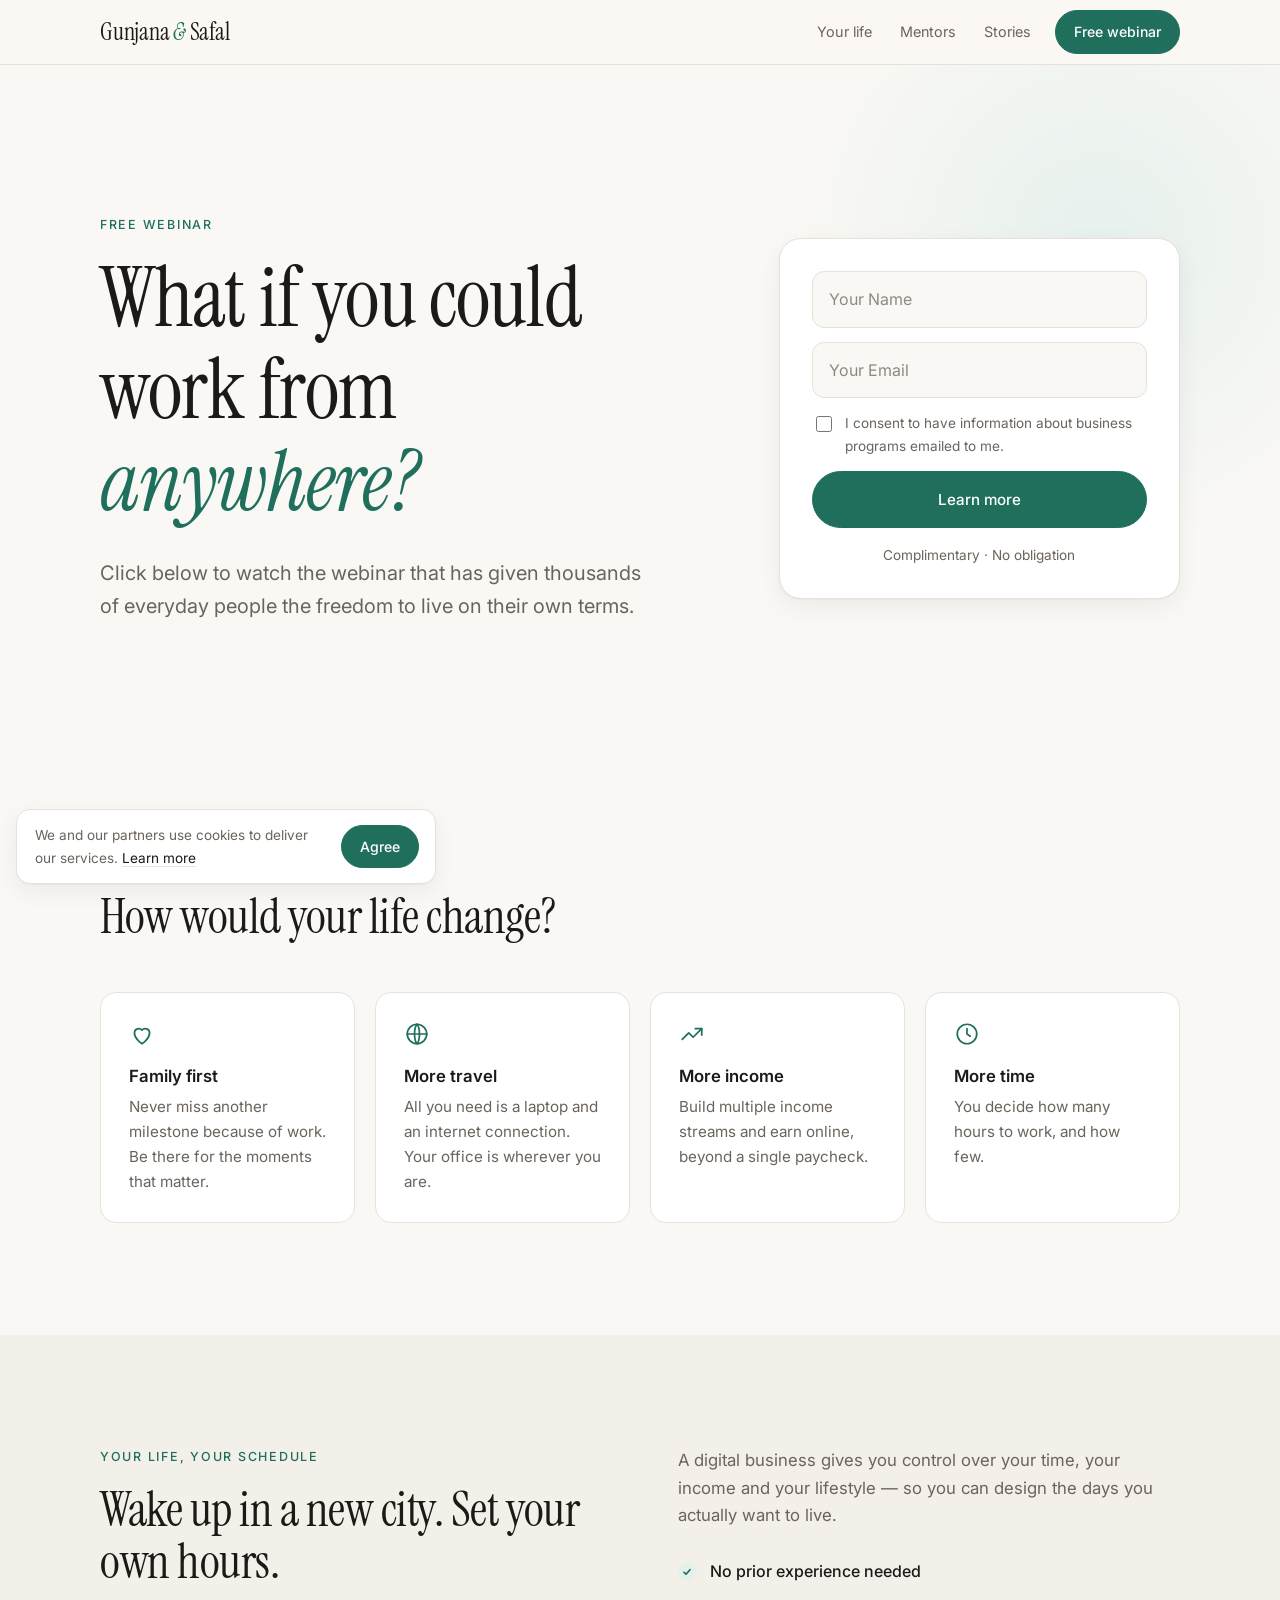
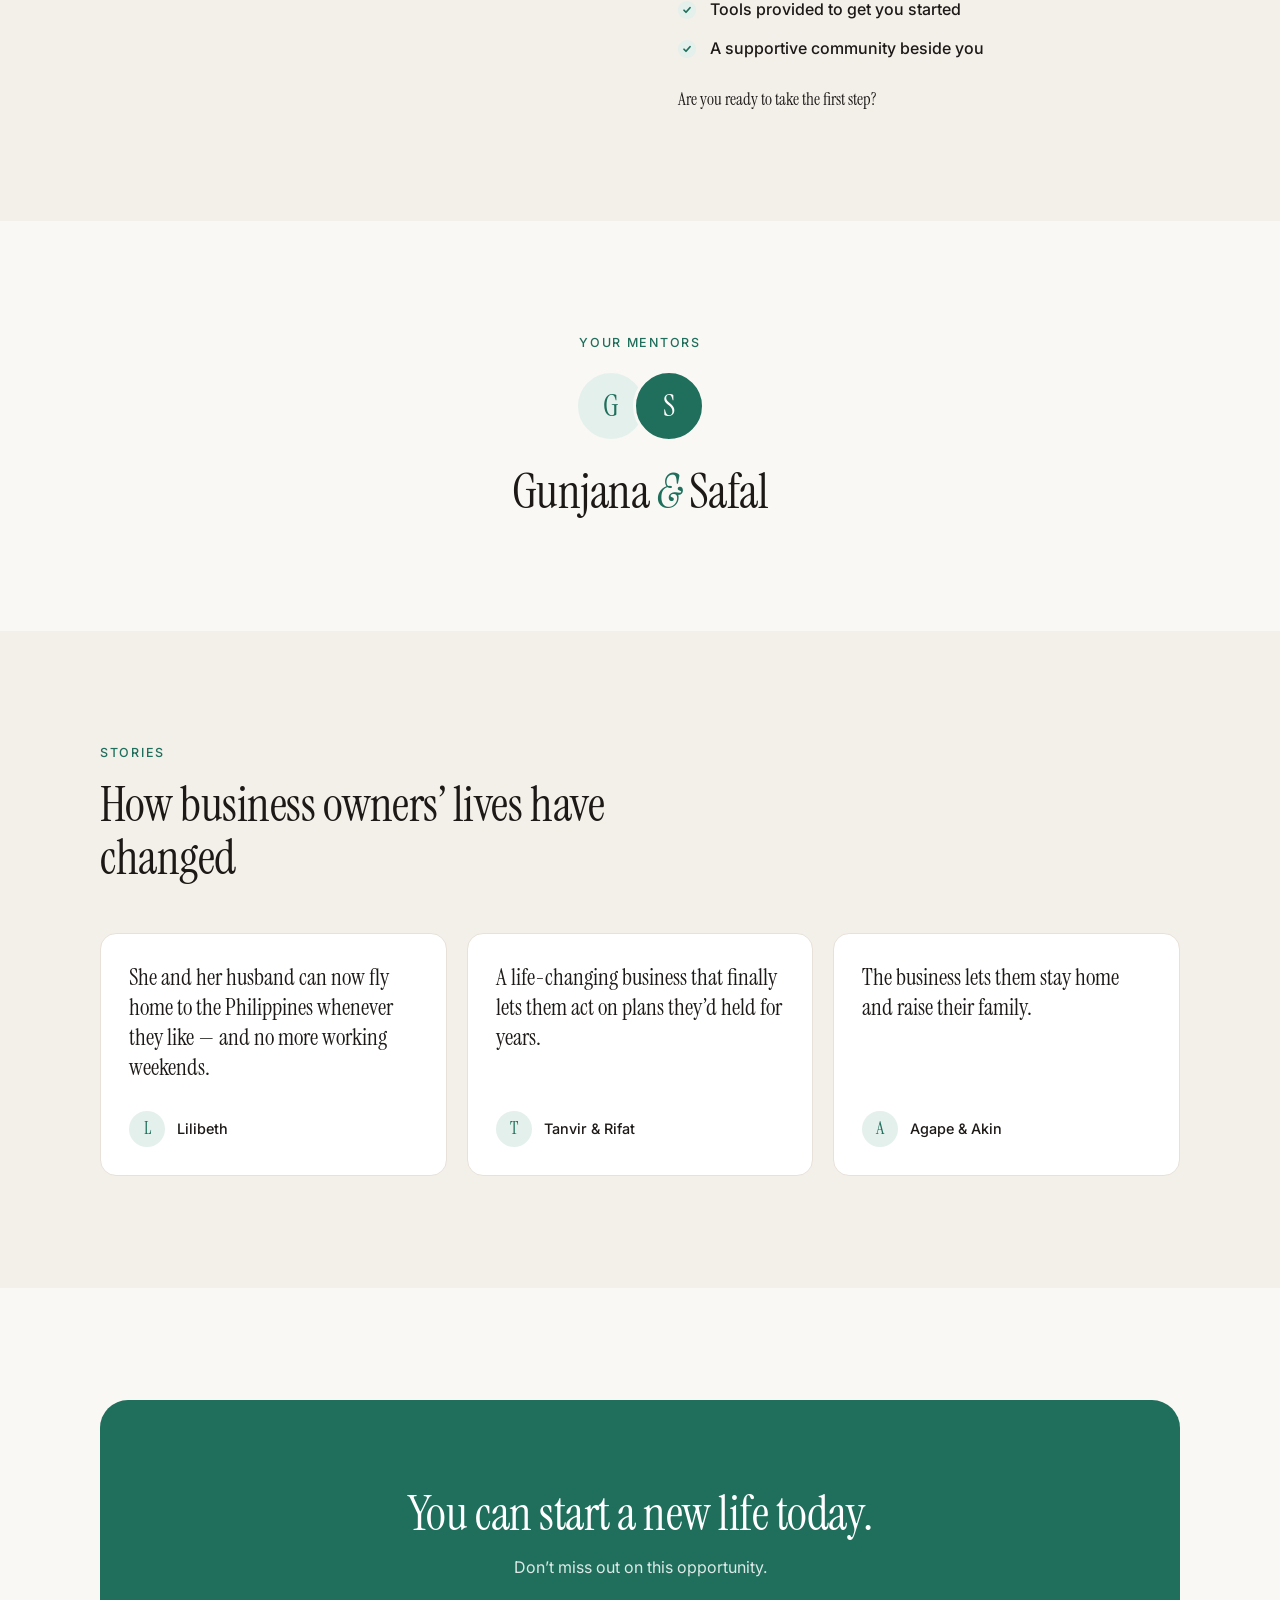
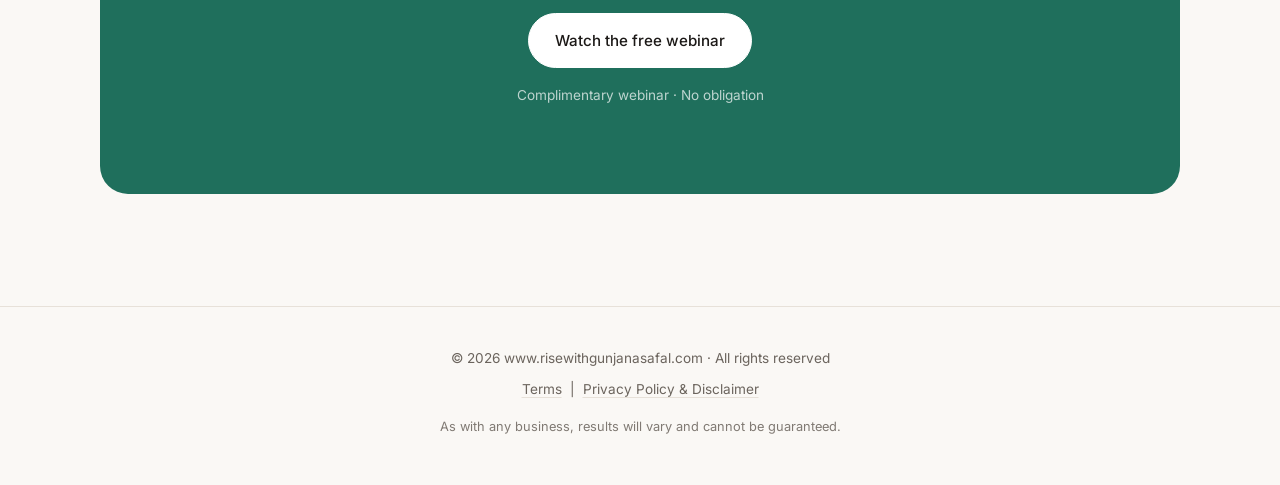
<file: safal_websites/index.html>
<!doctype html>
<html lang="en">
<head>
  <meta charset="utf-8">
  <meta name="viewport" content="width=device-width, initial-scale=1">
  <title>Rise with Gunjana &amp; Safal</title>
  <meta name="description" content="Watch the free webinar and learn how to build a digital business that lets you work from anywhere.">
  <meta name="theme-color" content="#faf8f5">
  <link rel="icon" href="data:image/svg+xml,%3Csvg xmlns='http://www.w3.org/2000/svg' viewBox='0 0 32 32'%3E%3Crect width='32' height='32' rx='8' fill='%231f6f5c'/%3E%3Cpath d='M9 21l7-11 7 11' fill='none' stroke='white' stroke-width='2.5' stroke-linecap='round' stroke-linejoin='round'/%3E%3C/svg%3E">
  <link rel="preconnect" href="https://fonts.googleapis.com">
  <link rel="preconnect" href="https://fonts.gstatic.com" crossorigin>
  <link href="https://fonts.googleapis.com/css2?family=Inter:wght@400;500;600&family=Instrument+Serif:ital@0;1&display=swap" rel="stylesheet">
  <link rel="stylesheet" href="styles.css">
  <script>document.documentElement.classList.add('js');</script>
</head>
<body>

  <header class="site-header">
    <div class="container header-inner">
      <a class="brand" href="#top" aria-label="Gunjana and Safal — home">Gunjana <span>&amp;</span> Safal</a>
      <nav class="nav" aria-label="Main">
        <a href="#change">Your life</a>
        <a href="#mentors">Mentors</a>
        <a href="#stories">Stories</a>
      </nav>
      <a class="btn btn-sm" href="#join">Free webinar</a>
    </div>
  </header>

  <main id="top">

    <!-- Hero -->
    <section class="hero">
      <div class="container hero-inner">
        <div class="hero-copy">
          <p class="eyebrow reveal">Free webinar</p>
          <h1 class="reveal">What if you could work from <em>anywhere?</em></h1>
          <p class="lead reveal">Click below to watch the webinar that has given thousands of everyday people the freedom to live on their own terms.</p>
        </div>

        <div class="signup-card reveal" id="join">
          <div id="signup-form-wrap">
            <form id="signup-form" novalidate>
              <label class="field">
                <span class="sr-only">Your name</span>
                <input type="text" name="name" autocomplete="name" required placeholder="Your Name">
                <small class="error" data-for="name"></small>
              </label>
              <label class="field">
                <span class="sr-only">Your email</span>
                <input type="email" name="email" autocomplete="email" required placeholder="Your Email">
                <small class="error" data-for="email"></small>
              </label>
              <label class="consent">
                <input type="checkbox" name="consent" required>
                <span>I consent to have information about business programs emailed to me.</span>
              </label>
              <small class="error" data-for="consent"></small>
              <button class="btn btn-block" type="submit">Learn more</button>
              <p class="fineprint">Complimentary &middot; No obligation</p>
            </form>
          </div>

          <div id="signup-done" role="status" hidden>
            <svg class="icon big" viewBox="0 0 24 24" aria-hidden="true"><circle cx="12" cy="12" r="9"/><path d="M8 12.5l3 3 5-6"/></svg>
            <h2>You&rsquo;re in!</h2>
            <p class="muted">Thanks, <span id="done-name"></span>. Check your inbox for the webinar details.</p>
          </div>
        </div>
      </div>
    </section>

    <!-- How would your life change -->
    <section class="section" id="change">
      <div class="container">
        <header class="section-head reveal">
          <p class="eyebrow">The possibility</p>
          <h2>How would your life change?</h2>
        </header>

        <div class="grid grid-4">
          <article class="card reveal">
            <svg class="icon" viewBox="0 0 24 24" aria-hidden="true"><path d="M12 21s-7-4.4-7-10a4 4 0 0 1 7-2.6A4 4 0 0 1 19 11c0 5.6-7 10-7 10z"/></svg>
            <h3>Family first</h3>
            <p>Never miss another milestone because of work. Be there for the moments that matter.</p>
          </article>
          <article class="card reveal">
            <svg class="icon" viewBox="0 0 24 24" aria-hidden="true"><circle cx="12" cy="12" r="9"/><path d="M3 12h18M12 3c3 3.2 3 14.8 0 18M12 3c-3 3.2-3 14.8 0 18"/></svg>
            <h3>More travel</h3>
            <p>All you need is a laptop and an internet connection. Your office is wherever you are.</p>
          </article>
          <article class="card reveal">
            <svg class="icon" viewBox="0 0 24 24" aria-hidden="true"><path d="M3 17l6-6 4 4 8-8"/><path d="M15 7h6v6"/></svg>
            <h3>More income</h3>
            <p>Build multiple income streams and earn online, beyond a single paycheck.</p>
          </article>
          <article class="card reveal">
            <svg class="icon" viewBox="0 0 24 24" aria-hidden="true"><circle cx="12" cy="12" r="9"/><path d="M12 7v5l3 2"/></svg>
            <h3>More time</h3>
            <p>You decide how many hours to work, and how few.</p>
          </article>
        </div>
      </div>
    </section>

    <!-- Pitch -->
    <section class="section section-alt">
      <div class="container split">
        <div class="reveal">
          <p class="eyebrow">Your life, your schedule</p>
          <h2>Wake up in a new city. Set your own hours.</h2>
        </div>
        <div class="prose reveal">
          <p>A digital business gives you control over your time, your income and your lifestyle &mdash; so you can design the days you actually want to live.</p>
          <ul class="checks">
            <li>No prior experience needed</li>
            <li>Tools provided to get you started</li>
            <li>A supportive community beside you</li>
          </ul>
          <p class="pull">Are you ready to take the first step?</p>
        </div>
      </div>
    </section>

    <!-- Mentors -->
    <section class="section" id="mentors">
      <div class="container center">
        <p class="eyebrow reveal">Your mentors</p>
        <div class="avatars reveal" aria-hidden="true">
          <span class="avatar">G</span><span class="avatar">S</span>
        </div>
        <h2 class="reveal">Gunjana <span class="amp">&amp;</span> Safal</h2>
      </div>
    </section>

    <!-- Stories -->
    <section class="section section-alt" id="stories">
      <div class="container">
        <header class="section-head reveal">
          <p class="eyebrow">Stories</p>
          <h2>How business owners&rsquo; lives have changed</h2>
        </header>

        <div class="grid grid-3">
          <figure class="card story reveal">
            <blockquote>She and her husband can now fly home to the Philippines whenever they like &mdash; and no more working weekends.</blockquote>
            <figcaption><span class="avatar sm">L</span> Lilibeth</figcaption>
          </figure>
          <figure class="card story reveal">
            <blockquote>A life-changing business that finally lets them act on plans they&rsquo;d held for years.</blockquote>
            <figcaption><span class="avatar sm">T</span> Tanvir &amp; Rifat</figcaption>
          </figure>
          <figure class="card story reveal">
            <blockquote>The business lets them stay home and raise their family.</blockquote>
            <figcaption><span class="avatar sm">A</span> Agape &amp; Akin</figcaption>
          </figure>
        </div>
      </div>
    </section>

    <!-- Final CTA -->
    <section class="section">
      <div class="container">
        <div class="cta reveal">
          <h2>You can start a new life today.</h2>
          <p>Don&rsquo;t miss out on this opportunity.</p>
          <a class="btn btn-light" href="#join">Watch the free webinar</a>
          <p class="fineprint">Complimentary webinar &middot; No obligation</p>
        </div>
      </div>
    </section>
  </main>

  <footer class="site-footer">
    <div class="container footer-inner">
      <p>&copy; <span id="year">2025</span> www.risewithgunjanasafal.com &middot; All rights reserved</p>
      <p><a href="https://www.risewithgunjanasafal.com/privacypolicy" target="_blank" rel="noopener">Terms</a> &nbsp;|&nbsp; <a href="https://www.risewithgunjanasafal.com/privacypolicy" target="_blank" rel="noopener">Privacy Policy &amp; Disclaimer</a></p>
      <p class="disclaimer">As with any business, results will vary and cannot be guaranteed.</p>
    </div>
  </footer>

  <!-- Cookie notice -->
  <aside class="cookie" id="cookie" role="region" aria-label="Cookie notice" hidden>
    <p>We and our partners use cookies to deliver our services. <a href="https://www.risewithgunjanasafal.com/privacypolicy" target="_blank" rel="noopener">Learn more</a></p>
    <button class="btn btn-sm" type="button" id="cookie-agree">Agree</button>
  </aside>

  <script src="script.js"></script>
</body>
</html>
</file>
<file: safal_websites/styles.css>
/* ---------- Tokens ---------- */
:root {
  --bg: #faf8f5;
  --bg-alt: #f3efe9;
  --surface: #ffffff;
  --ink: #1c1917;
  --muted: #6b645d;
  --line: #e7e1d9;
  --accent: #1f6f5c;
  --accent-ink: #ffffff;
  --accent-soft: #e4f0ec;
  --shadow: 0 1px 2px rgba(28, 25, 23, .04), 0 8px 24px rgba(28, 25, 23, .06);
  --radius: 16px;
  --serif: "Instrument Serif", Georgia, "Times New Roman", serif;
  --sans: "Inter", system-ui, -apple-system, "Segoe UI", Roboto, sans-serif;
}

@media (prefers-color-scheme: dark) {
  :root:not([data-theme="light"]) {
    --bg: #12110f;
    --bg-alt: #181613;
    --surface: #1d1b18;
    --ink: #f3efe9;
    --muted: #a39b92;
    --line: #2d2a26;
    --accent: #5fc2a8;
    --accent-ink: #0d1a16;
    --accent-soft: #1a2a25;
    --shadow: 0 1px 2px rgba(0, 0, 0, .3), 0 8px 24px rgba(0, 0, 0, .35);
  }
}

/* ---------- Base ---------- */
*, *::before, *::after { box-sizing: border-box; }
html { scroll-behavior: smooth; scroll-padding-top: 80px; -webkit-text-size-adjust: 100%; }
body {
  margin: 0;
  background: var(--bg);
  color: var(--ink);
  font-family: var(--sans);
  font-size: 1rem;
  line-height: 1.65;
  -webkit-font-smoothing: antialiased;
}
img, svg { display: block; max-width: 100%; }
a { color: inherit; text-decoration-color: var(--line); text-underline-offset: 3px; }
a:hover { text-decoration-color: currentColor; }
button { font: inherit; cursor: pointer; }
:focus-visible { outline: 2px solid var(--accent); outline-offset: 3px; border-radius: 6px; }

h1, h2, h3 { margin: 0; font-weight: 400; line-height: 1.1; letter-spacing: -.01em; }
h1, h2 { font-family: var(--serif); }
h1 { font-size: clamp(2.75rem, 8vw, 5.25rem); }
h1 em, h2 .amp { font-style: italic; color: var(--accent); }
h2 { font-size: clamp(2rem, 4.5vw, 3rem); }
h3 { font-family: var(--sans); font-size: 1.05rem; font-weight: 600; letter-spacing: 0; }
p { margin: 0; }

.container { width: min(1080px, 100% - 48px); margin-inline: auto; }
.center { text-align: center; }
.muted { color: var(--muted); }

.eyebrow {
  font-size: .78rem;
  font-weight: 500;
  letter-spacing: .14em;
  text-transform: uppercase;
  color: var(--accent);
  margin-bottom: 16px;
}
.fineprint { font-size: .85rem; color: var(--muted); }

/* ---------- Buttons ---------- */
.btn {
  display: inline-flex; align-items: center; justify-content: center;
  padding: 14px 26px;
  border: 1px solid var(--accent);
  border-radius: 999px;
  background: var(--accent);
  color: var(--accent-ink);
  font-weight: 500;
  font-size: .95rem;
  text-decoration: none;
  transition: transform .2s ease, box-shadow .2s ease, background .2s ease;
}
.btn:hover { transform: translateY(-1px); box-shadow: 0 6px 18px rgba(31, 111, 92, .25); }
.btn:active { transform: translateY(0); }
.btn-sm { padding: 9px 18px; font-size: .88rem; }
.btn-block { width: 100%; }
.btn-ghost { background: transparent; color: var(--ink); border-color: var(--line); }
.btn-ghost:hover { border-color: var(--ink); box-shadow: none; }
.btn-light { background: var(--surface); color: var(--ink); border-color: var(--surface); }

/* ---------- Header ---------- */
.site-header {
  position: sticky; top: 0; z-index: 20;
  background: color-mix(in srgb, var(--bg) 82%, transparent);
  backdrop-filter: saturate(1.4) blur(12px);
  -webkit-backdrop-filter: saturate(1.4) blur(12px);
  border-bottom: 1px solid var(--line);
}
.header-inner { display: flex; align-items: center; justify-content: space-between; height: 64px; gap: 16px; }
.brand { font-family: var(--serif); font-size: 1.5rem; text-decoration: none; letter-spacing: -.01em; }
.brand span { font-style: italic; color: var(--accent); }
.nav { display: flex; gap: 28px; margin-left: auto; margin-right: 8px; }
.nav a { font-size: .9rem; color: var(--muted); text-decoration: none; transition: color .2s; }
.nav a:hover { color: var(--ink); }

/* ---------- Hero ---------- */
.hero { position: relative; overflow: hidden; padding: clamp(72px, 14vw, 150px) 0 clamp(64px, 11vw, 120px); }
.hero::before {
  content: ""; position: absolute; inset: -20% -10% auto auto; width: 620px; height: 620px;
  background: radial-gradient(closest-side, var(--accent-soft), transparent);
  opacity: .9; pointer-events: none; z-index: 0;
}
.hero-inner {
  position: relative; z-index: 1;
  display: grid; grid-template-columns: 1.2fr .8fr; gap: clamp(32px, 6vw, 80px); align-items: center;
}
.lead { margin-top: 28px; max-width: 560px; font-size: clamp(1.05rem, 2vw, 1.25rem); color: var(--muted); }

/* Sign-up card (hero form) */
.signup-card {
  background: var(--surface);
  border: 1px solid var(--line);
  border-radius: 22px;
  padding: 32px;
  box-shadow: var(--shadow);
  scroll-margin-top: 96px;
}
#signup-form { display: grid; gap: 14px; }
#signup-form .fineprint { text-align: center; margin-top: 2px; }
#signup-done { text-align: center; padding: 16px 0; }
#signup-done h2 { font-size: 2rem; margin-bottom: 8px; }

.field { display: grid; gap: 6px; }
.field input {
  width: 100%; padding: 14px 16px; font: inherit; color: inherit;
  background: var(--bg); border: 1px solid var(--line); border-radius: 12px;
  transition: border-color .2s, box-shadow .2s;
}
.field input::placeholder { color: var(--muted); opacity: .75; }
.field input:focus { outline: none; border-color: var(--accent); box-shadow: 0 0 0 3px var(--accent-soft); }
.field input[aria-invalid="true"] { border-color: #c0392b; }
.consent { display: flex; gap: 10px; align-items: flex-start; font-size: .85rem; color: var(--muted); cursor: pointer; }
.consent input { margin-top: 4px; width: 16px; height: 16px; accent-color: var(--accent); flex: none; }
.error { color: #c0392b; font-size: .8rem; }
.error:empty { display: none; }
.btn-block { padding-block: 15px; }
.sr-only { position: absolute; width: 1px; height: 1px; overflow: hidden; clip: rect(0 0 0 0); white-space: nowrap; }

/* ---------- Sections ---------- */
.section { padding: clamp(64px, 10vw, 112px) 0; }
.section-alt { background: var(--bg-alt); }
.section-head { max-width: 640px; margin-bottom: 48px; }

.grid { display: grid; gap: 20px; }
.grid-4 { grid-template-columns: repeat(4, 1fr); }
.grid-3 { grid-template-columns: repeat(3, 1fr); }

.card {
  margin: 0;
  background: var(--surface);
  border: 1px solid var(--line);
  border-radius: var(--radius);
  padding: 28px;
  transition: transform .25s ease, box-shadow .25s ease, border-color .25s ease;
}
.card:hover { transform: translateY(-3px); box-shadow: var(--shadow); }
.card p { color: var(--muted); font-size: .95rem; margin-top: 8px; }

.icon {
  width: 26px; height: 26px; margin-bottom: 20px;
  fill: none; stroke: var(--accent); stroke-width: 1.6; stroke-linecap: round; stroke-linejoin: round;
}
.icon.big { width: 44px; height: 44px; margin: 0 auto 16px; }

/* ---------- Pitch ---------- */
.split { display: grid; grid-template-columns: 1fr 1fr; gap: clamp(32px, 6vw, 88px); align-items: start; }
.prose p { color: var(--muted); font-size: 1.05rem; }
.checks { list-style: none; margin: 28px 0; padding: 0; display: grid; gap: 12px; }
.checks li { position: relative; padding-left: 32px; font-weight: 500; }
.checks li::before {
  content: ""; position: absolute; left: 0; top: .3em; width: 18px; height: 18px; border-radius: 50%;
  background: var(--accent-soft)
    url("data:image/svg+xml,%3Csvg xmlns='http://www.w3.org/2000/svg' viewBox='0 0 24 24' fill='none' stroke='%231f6f5c' stroke-width='3.5' stroke-linecap='round' stroke-linejoin='round'%3E%3Cpath d='M6 12.5l4 4 8-9'/%3E%3C/svg%3E")
    center / 12px no-repeat;
}
.pull { font-family: var(--serif); font-size: 1.75rem; line-height: 1.2; color: var(--ink) !important; margin-top: 8px; }

/* ---------- Mentors ---------- */
.avatars { display: flex; justify-content: center; margin-bottom: 24px; }
.avatar {
  display: inline-grid; place-items: center;
  width: 72px; height: 72px; border-radius: 50%;
  background: var(--accent-soft); color: var(--accent);
  font-family: var(--serif); font-size: 1.9rem;
  border: 3px solid var(--bg);
}
.avatars .avatar + .avatar { margin-left: -14px; background: var(--accent); color: var(--accent-ink); }
.avatar.sm { width: 36px; height: 36px; font-size: 1.1rem; border: 0; flex: none; }

/* ---------- Stories ---------- */
.story { display: flex; flex-direction: column; justify-content: space-between; gap: 28px; }
.story blockquote { margin: 0; font-family: var(--serif); font-size: 1.45rem; line-height: 1.3; color: var(--ink); }
.story figcaption { display: flex; align-items: center; gap: 12px; font-size: .9rem; font-weight: 500; }

/* ---------- CTA ---------- */
.cta {
  text-align: center;
  background: var(--accent);
  color: var(--accent-ink);
  border-radius: 28px;
  padding: clamp(48px, 8vw, 88px) 24px;
}
.cta h2 { max-width: 640px; margin: 0 auto 14px; }
.cta p { opacity: .85; }
.cta .btn { margin-top: 32px; }
.cta .fineprint { margin-top: 16px; color: inherit; opacity: .7; }

/* ---------- Footer ---------- */
.site-footer { border-top: 1px solid var(--line); padding: 40px 0 48px; font-size: .85rem; color: var(--muted); }
.footer-inner { display: grid; gap: 8px; text-align: center; }
.disclaimer { margin-top: 8px; font-size: .8rem; opacity: .85; }

/* ---------- Cookie notice ---------- */
.cookie {
  position: fixed; z-index: 30; left: 16px; bottom: 16px; right: 16px; max-width: 420px;
  display: flex; align-items: center; gap: 16px;
  padding: 14px 16px 14px 18px;
  background: var(--surface); border: 1px solid var(--line); border-radius: 14px;
  box-shadow: var(--shadow); font-size: .85rem; color: var(--muted);
  animation: rise .35s ease;
}
.cookie[hidden] { display: none; }
.cookie a { color: var(--ink); }
.cookie .btn { flex: none; }

/* ---------- Motion ---------- */
.js .reveal { opacity: 0; transform: translateY(14px); transition: opacity .7s ease, transform .7s ease; }
.js .reveal.in { opacity: 1; transform: none; }
@keyframes pop { from { opacity: 0; transform: translateY(10px) scale(.98); } to { opacity: 1; transform: none; } }
@keyframes rise { from { opacity: 0; transform: translateY(10px); } to { opacity: 1; transform: none; } }

@media (prefers-reduced-motion: reduce) {
  html { scroll-behavior: auto; }
  *, *::before, *::after { animation: none !important; transition: none !important; }
  .js .reveal { opacity: 1; transform: none; }
}

/* ---------- Responsive ---------- */
@media (max-width: 960px) {
  .grid-4 { grid-template-columns: repeat(2, 1fr); }
  .grid-3 { grid-template-columns: 1fr; }
  .split { grid-template-columns: 1fr; }
  .hero-inner { grid-template-columns: 1fr; }
  .signup-card { max-width: 520px; }
}
@media (max-width: 640px) {
  .nav { display: none; }
  .brand { margin-right: auto; }
  .grid-4 { grid-template-columns: 1fr; }
  .card { padding: 24px; }
  .signup-card { padding: 24px 20px; }
  .cookie { max-width: none; }
}
</file>
